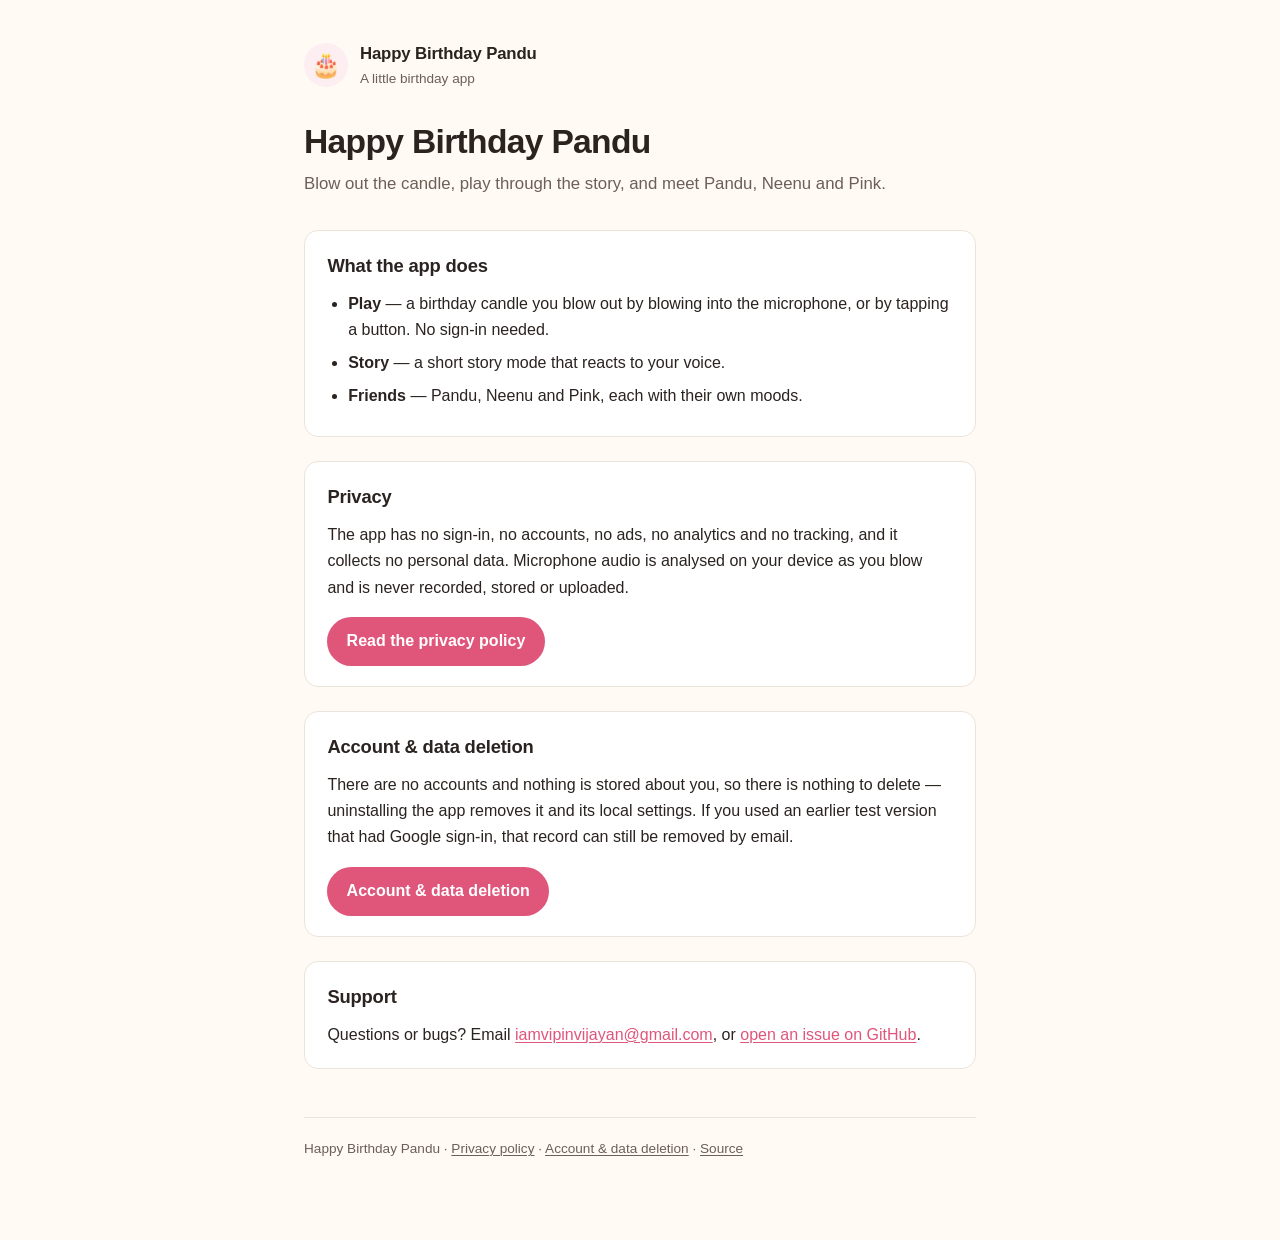
<file: docs/index.html>
<!doctype html>
<html lang="en">
<head>
<meta charset="utf-8">
<meta name="viewport" content="width=device-width, initial-scale=1">
<title>Happy Birthday Pandu</title>
<meta name="description" content="Happy Birthday Pandu is a playful birthday app with a candle you blow out, a story mode and a cast of panda friends.">
<link rel="stylesheet" href="style.css">
<link rel="icon" href="data:image/svg+xml,%3Csvg xmlns='http://www.w3.org/2000/svg' viewBox='0 0 100 100'%3E%3Ctext y='.9em' font-size='90'%3E%F0%9F%8E%82%3C/text%3E%3C/svg%3E">
</head>
<body>
<div class="wrap">

  <header class="site">
    <div class="mark" aria-hidden="true">🎂</div>
    <div>
      <div class="name">Happy Birthday Pandu</div>
      <div class="sub">A little birthday app</div>
    </div>
  </header>

  <h1>Happy Birthday Pandu</h1>
  <p class="lede">Blow out the candle, play through the story, and meet Pandu, Neenu and Pink.</p>

  <div class="card">
    <h2>What the app does</h2>
    <ul>
      <li><strong>Play</strong> — a birthday candle you blow out by blowing into the microphone, or by tapping a button. No sign-in needed.</li>
      <li><strong>Story</strong> — a short story mode that reacts to your voice.</li>
      <li><strong>Friends</strong> — Pandu, Neenu and Pink, each with their own moods.</li>
    </ul>
  </div>

  <div class="card">
    <h2>Privacy</h2>
    <p>The app has no sign-in, no accounts, no ads, no analytics and no tracking, and it collects no personal data. Microphone audio is analysed on your device as you blow and is never recorded, stored or uploaded.</p>
    <p><a class="btn" href="privacy/">Read the privacy policy</a></p>
  </div>

  <div class="card">
    <h2>Account &amp; data deletion</h2>
    <p>There are no accounts and nothing is stored about you, so there is nothing to delete — uninstalling the app removes it and its local settings. If you used an earlier test version that had Google sign-in, that record can still be removed by email.</p>
    <p><a class="btn" href="delete-account/">Account &amp; data deletion</a></p>
  </div>

  <div class="card">
    <h2>Support</h2>
    <p>Questions or bugs? Email <a href="mailto:iamvipinvijayan@gmail.com">iamvipinvijayan@gmail.com</a>, or <a href="https://github.com/iamvipinvijayan/Happy-Birthday-Pandu/issues">open an issue on GitHub</a>.</p>
  </div>

  <footer class="site">
    <p>Happy Birthday Pandu · <a href="privacy/">Privacy policy</a> · <a href="delete-account/">Account &amp; data deletion</a> · <a href="https://github.com/iamvipinvijayan/Happy-Birthday-Pandu">Source</a></p>
  </footer>

</div>
</body>
</html>
</file>
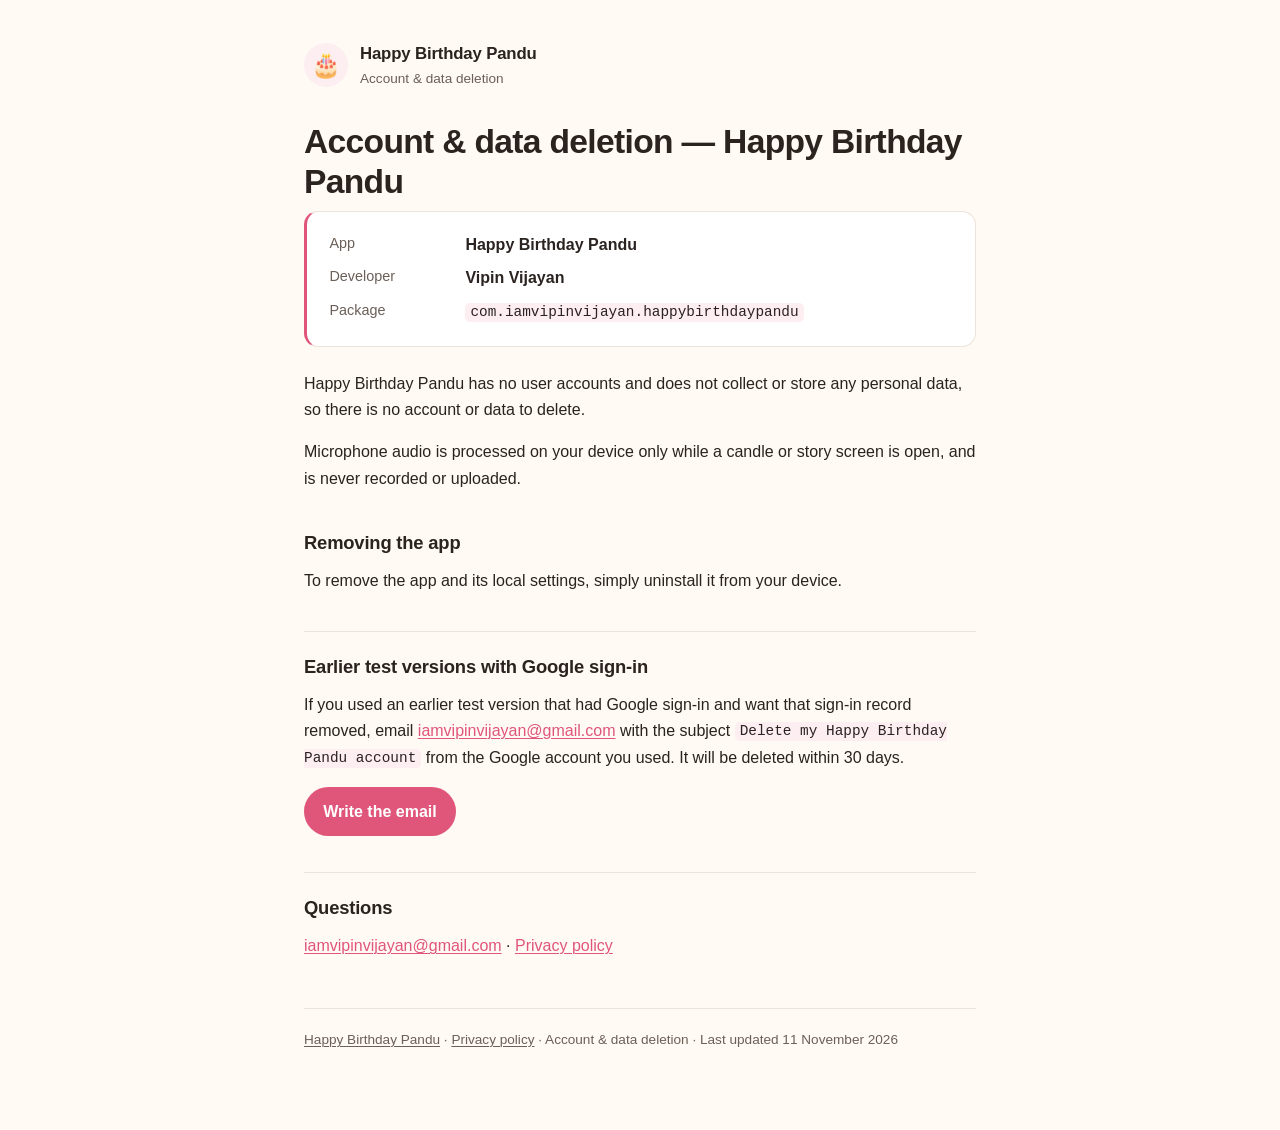
<file: docs/delete-account/index.html>
<!doctype html>
<html lang="en">
<head>
<meta charset="utf-8">
<meta name="viewport" content="width=device-width, initial-scale=1">
<title>Account &amp; data deletion · Happy Birthday Pandu</title>
<meta name="description" content="Happy Birthday Pandu has no accounts and stores no personal data, so there is nothing to delete. How to remove the app, and how to clear an old test sign-in.">
<link rel="stylesheet" href="../style.css">
<link rel="icon" href="data:image/svg+xml,%3Csvg xmlns='http://www.w3.org/2000/svg' viewBox='0 0 100 100'%3E%3Ctext y='.9em' font-size='90'%3E%F0%9F%8E%82%3C/text%3E%3C/svg%3E">
</head>
<body>
<div class="wrap">

  <header class="site">
    <div class="mark" aria-hidden="true">🎂</div>
    <div>
      <div class="name"><a href="../" style="color:inherit;text-decoration:none">Happy Birthday Pandu</a></div>
      <div class="sub">Account &amp; data deletion</div>
    </div>
  </header>

  <h1>Account &amp; data deletion — Happy Birthday Pandu</h1>

  <div class="card identity">
    <dl class="kv">
      <dt>App</dt>
      <dd><strong>Happy Birthday Pandu</strong></dd>
      <dt>Developer</dt>
      <dd><strong>Vipin Vijayan</strong></dd>
      <dt>Package</dt>
      <dd><code>com.iamvipinvijayan.happybirthdaypandu</code></dd>
    </dl>
  </div>

  <p>Happy Birthday Pandu has no user accounts and does not collect or store any personal data, so there is no account or data to delete.</p>

  <p>Microphone audio is processed on your device only while a candle or story screen is open, and is never recorded or uploaded.</p>

  <h2>Removing the app</h2>
  <p>To remove the app and its local settings, simply uninstall it from your device.</p>

  <h2>Earlier test versions with Google sign-in</h2>
  <p>If you used an earlier test version that had Google sign-in and want that sign-in record removed, email <a href="mailto:iamvipinvijayan@gmail.com?subject=Delete%20my%20Happy%20Birthday%20Pandu%20account">iamvipinvijayan@gmail.com</a> with the subject <code>Delete my Happy Birthday Pandu account</code> from the Google account you used. It will be deleted within 30 days.</p>
  <p><a class="btn" href="mailto:iamvipinvijayan@gmail.com?subject=Delete%20my%20Happy%20Birthday%20Pandu%20account">Write the email</a></p>

  <h2>Questions</h2>
  <p><a href="mailto:iamvipinvijayan@gmail.com">iamvipinvijayan@gmail.com</a> · <a href="../privacy/">Privacy policy</a></p>

  <footer class="site">
    <p><a href="../">Happy Birthday Pandu</a> · <a href="../privacy/">Privacy policy</a> · Account &amp; data deletion · Last updated 11 November 2026</p>
  </footer>

</div>
</body>
</html>
</file>
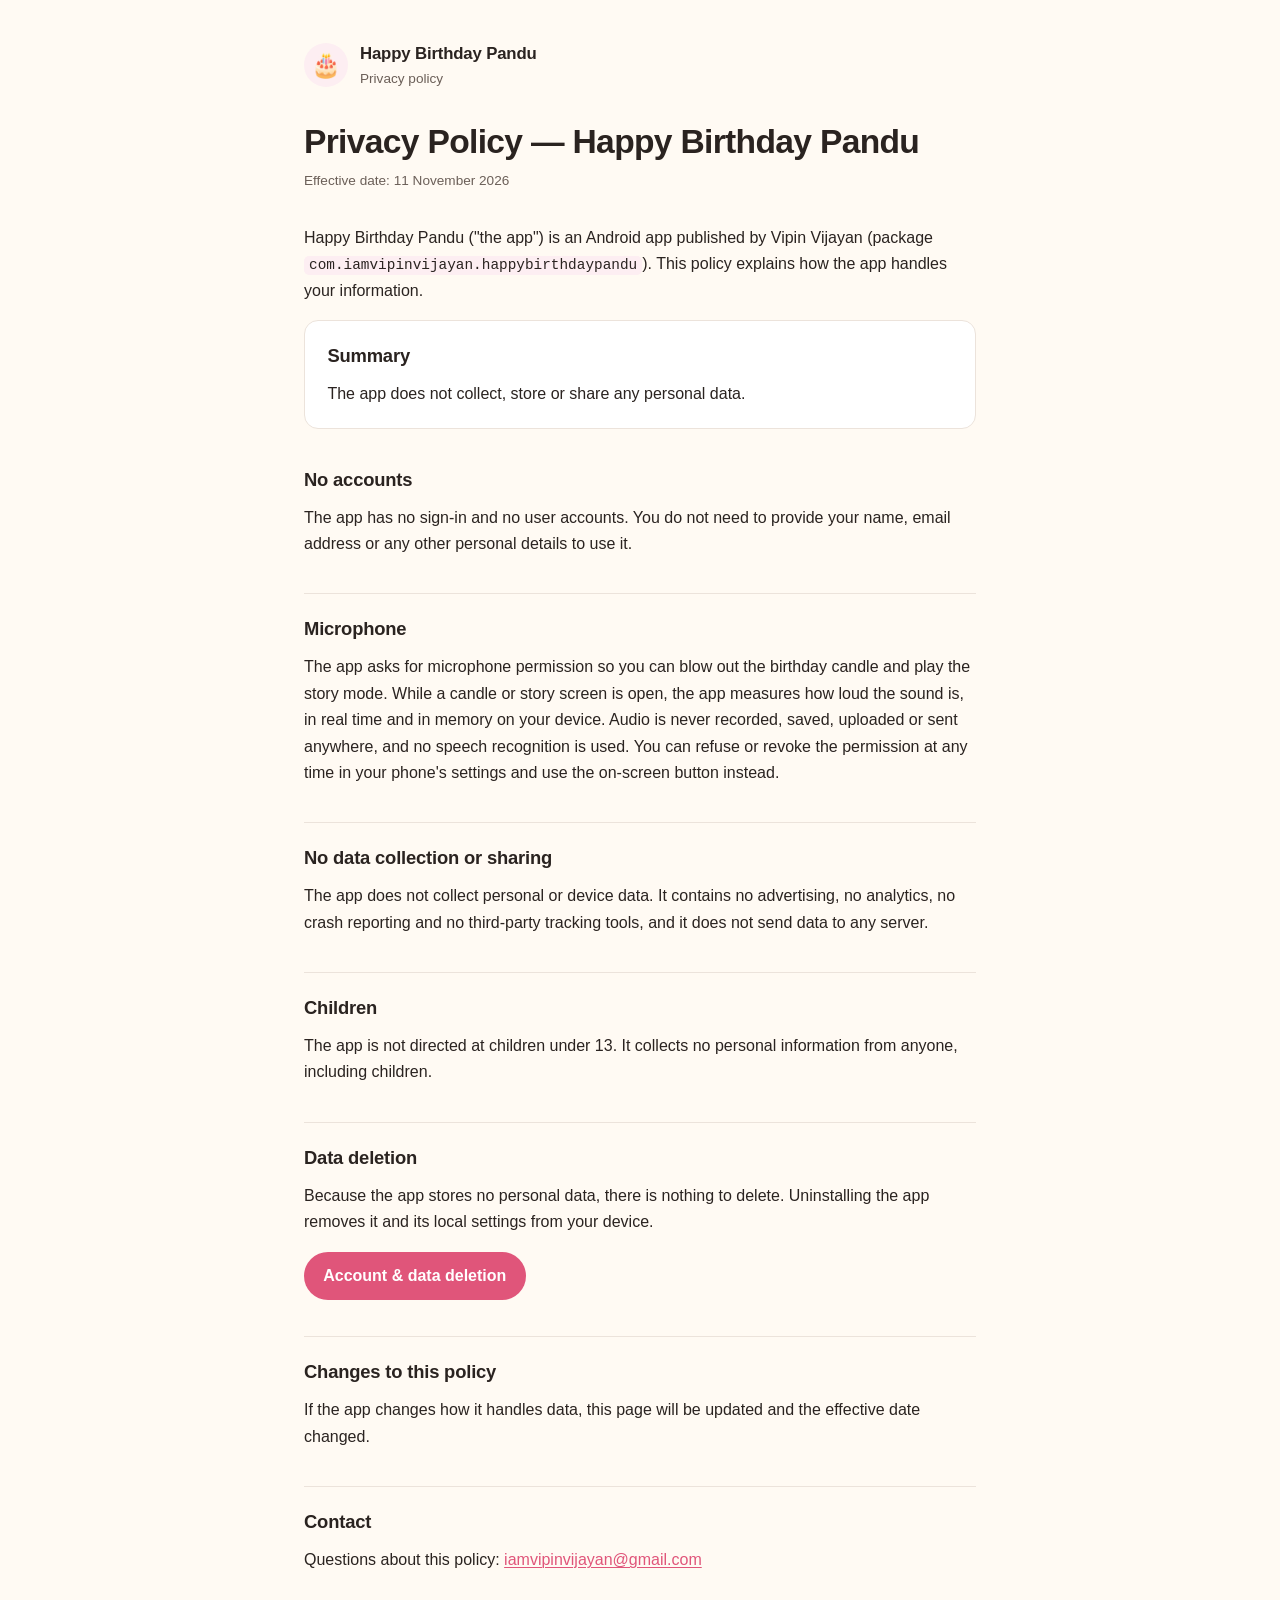
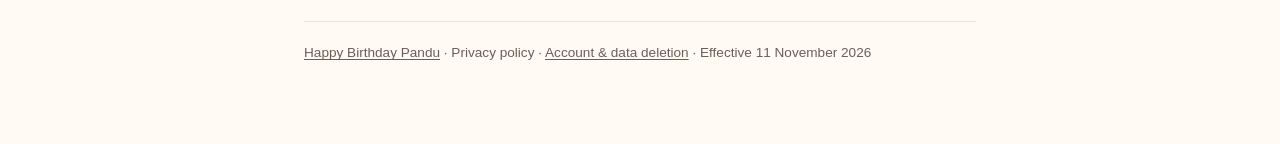
<file: docs/privacy/index.html>
<!doctype html>
<html lang="en">
<head>
<meta charset="utf-8">
<meta name="viewport" content="width=device-width, initial-scale=1">
<title>Privacy Policy · Happy Birthday Pandu</title>
<meta name="description" content="Privacy policy for the Happy Birthday Pandu mobile app: it has no sign-in and collects no personal data.">
<link rel="stylesheet" href="../style.css">
<link rel="icon" href="data:image/svg+xml,%3Csvg xmlns='http://www.w3.org/2000/svg' viewBox='0 0 100 100'%3E%3Ctext y='.9em' font-size='90'%3E%F0%9F%8E%82%3C/text%3E%3C/svg%3E">
</head>
<body>
<div class="wrap">

  <header class="site">
    <div class="mark" aria-hidden="true">🎂</div>
    <div>
      <div class="name"><a href="../" style="color:inherit;text-decoration:none">Happy Birthday Pandu</a></div>
      <div class="sub">Privacy policy</div>
    </div>
  </header>

  <h1>Privacy Policy — Happy Birthday Pandu</h1>
  <p class="meta">Effective date: 11 November 2026</p>

  <p>Happy Birthday Pandu ("the app") is an Android app published by Vipin Vijayan (package <code>com.iamvipinvijayan.happybirthdaypandu</code>). This policy explains how the app handles your information.</p>

  <div class="card">
    <h2>Summary</h2>
    <p>The app does not collect, store or share any personal data.</p>
  </div>

  <h2>No accounts</h2>
  <p>The app has no sign-in and no user accounts. You do not need to provide your name, email address or any other personal details to use it.</p>

  <h2>Microphone</h2>
  <p>The app asks for microphone permission so you can blow out the birthday candle and play the story mode. While a candle or story screen is open, the app measures how loud the sound is, in real time and in memory on your device. Audio is never recorded, saved, uploaded or sent anywhere, and no speech recognition is used. You can refuse or revoke the permission at any time in your phone's settings and use the on-screen button instead.</p>

  <h2>No data collection or sharing</h2>
  <p>The app does not collect personal or device data. It contains no advertising, no analytics, no crash reporting and no third-party tracking tools, and it does not send data to any server.</p>

  <h2>Children</h2>
  <p>The app is not directed at children under 13. It collects no personal information from anyone, including children.</p>

  <h2>Data deletion</h2>
  <p>Because the app stores no personal data, there is nothing to delete. Uninstalling the app removes it and its local settings from your device.</p>
  <p><a class="btn" href="../delete-account/">Account &amp; data deletion</a></p>

  <h2>Changes to this policy</h2>
  <p>If the app changes how it handles data, this page will be updated and the effective date changed.</p>

  <h2>Contact</h2>
  <p>Questions about this policy: <a href="mailto:iamvipinvijayan@gmail.com">iamvipinvijayan@gmail.com</a></p>

  <footer class="site">
    <p><a href="../">Happy Birthday Pandu</a> · Privacy policy · <a href="../delete-account/">Account &amp; data deletion</a> · Effective 11 November 2026</p>
  </footer>

</div>
</body>
</html>
</file>
<file: docs/style.css>
:root {
  --bg: #fffaf3;
  --surface: #ffffff;
  --text: #2a2320;
  --muted: #6b5f58;
  --accent: #e0557a;
  --accent-soft: #fdeef2;
  --border: #ece3db;
  --radius: 14px;
}

@media (prefers-color-scheme: dark) {
  :root:not([data-theme="light"]) {
    --bg: #17120f;
    --surface: #211a16;
    --text: #f2e9e2;
    --muted: #b3a49b;
    --accent: #ff8fab;
    --accent-soft: #31211f;
    --border: #352a24;
  }
}

:root[data-theme="dark"] {
  --bg: #17120f;
  --surface: #211a16;
  --text: #f2e9e2;
  --muted: #b3a49b;
  --accent: #ff8fab;
  --accent-soft: #31211f;
  --border: #352a24;
}

* { box-sizing: border-box; }

html { -webkit-text-size-adjust: 100%; }

body {
  margin: 0;
  background: var(--bg);
  color: var(--text);
  font: 16px/1.65 -apple-system, BlinkMacSystemFont, "Segoe UI", Roboto, "Helvetica Neue", Arial, sans-serif;
}

.wrap {
  max-width: 44rem;
  margin: 0 auto;
  padding: 2.5rem 16px 4rem;
}

header.site {
  display: flex;
  align-items: center;
  gap: .75rem;
  margin-bottom: 2rem;
}

header.site .mark {
  width: 2.75rem;
  height: 2.75rem;
  flex: none;
  display: grid;
  place-items: center;
  font-size: 1.5rem;
  background: var(--accent-soft);
  border-radius: 50%;
}

header.site .name {
  font-weight: 650;
  font-size: 1.05rem;
  letter-spacing: -.01em;
}

header.site .sub {
  color: var(--muted);
  font-size: .85rem;
}

h1 {
  font-size: clamp(1.6rem, 5vw, 2.1rem);
  line-height: 1.2;
  letter-spacing: -.02em;
  margin: 0 0 .5rem;
}

h2 {
  font-size: 1.15rem;
  letter-spacing: -.01em;
  margin: 2.25rem 0 .6rem;
  padding-top: 1.25rem;
  border-top: 1px solid var(--border);
}

h2:first-of-type { border-top: 0; padding-top: 0; }

h3 { font-size: 1rem; margin: 1.5rem 0 .4rem; }

p, ul, ol { margin: 0 0 1rem; }

ul, ol { padding-left: 1.3rem; }

li { margin-bottom: .4rem; }

a { color: var(--accent); text-decoration-thickness: 1px; text-underline-offset: 2px; }

.lede {
  font-size: 1.05rem;
  color: var(--muted);
  margin-bottom: 2rem;
}

.meta {
  font-size: .85rem;
  color: var(--muted);
  margin-bottom: 2rem;
}

.card {
  background: var(--surface);
  border: 1px solid var(--border);
  border-radius: var(--radius);
  padding: 1.25rem 1.4rem;
  margin: 0 0 1.5rem;
}

.card p:last-child, .card ul:last-child { margin-bottom: 0; }

.card h2 { border-top: 0; padding-top: 0; margin-top: 0; }

.btn {
  display: inline-block;
  background: var(--accent);
  color: #fff;
  padding: .7rem 1.2rem;
  border-radius: 999px;
  font-weight: 600;
  text-decoration: none;
}

.btn:hover { opacity: .9; }

table {
  width: 100%;
  border-collapse: collapse;
  margin: 0 0 1.25rem;
  font-size: .95rem;
  display: block;
  overflow-x: auto;
}

th, td {
  text-align: left;
  padding: .6rem .7rem;
  border-bottom: 1px solid var(--border);
  vertical-align: top;
}

th { font-weight: 650; }

code {
  font-family: ui-monospace, SFMono-Regular, Menlo, Consolas, monospace;
  font-size: .9em;
  background: var(--accent-soft);
  padding: .1em .35em;
  border-radius: 5px;
}

footer.site {
  margin-top: 3rem;
  padding-top: 1.25rem;
  border-top: 1px solid var(--border);
  color: var(--muted);
  font-size: .85rem;
}

footer.site a { color: var(--muted); }

.kv {
  display: grid;
  grid-template-columns: minmax(7.5rem, auto) 1fr;
  gap: .45rem 1rem;
  margin: 0;
}

.kv dt {
  color: var(--muted);
  font-size: .9rem;
}

.kv dd { margin: 0; }

@media (max-width: 26rem) {
  .kv { grid-template-columns: 1fr; gap: 0 0; }
  .kv dt { margin-top: .7rem; }
  .kv dt:first-child { margin-top: 0; }
}

.identity { border-left: 3px solid var(--accent); }

.tag {
  display: inline-block;
  vertical-align: middle;
  font-size: .7rem;
  font-weight: 650;
  letter-spacing: .04em;
  text-transform: uppercase;
  color: var(--accent);
  background: var(--accent-soft);
  border-radius: 999px;
  padding: .2rem .55rem;
  margin-left: .4rem;
}
</file>
